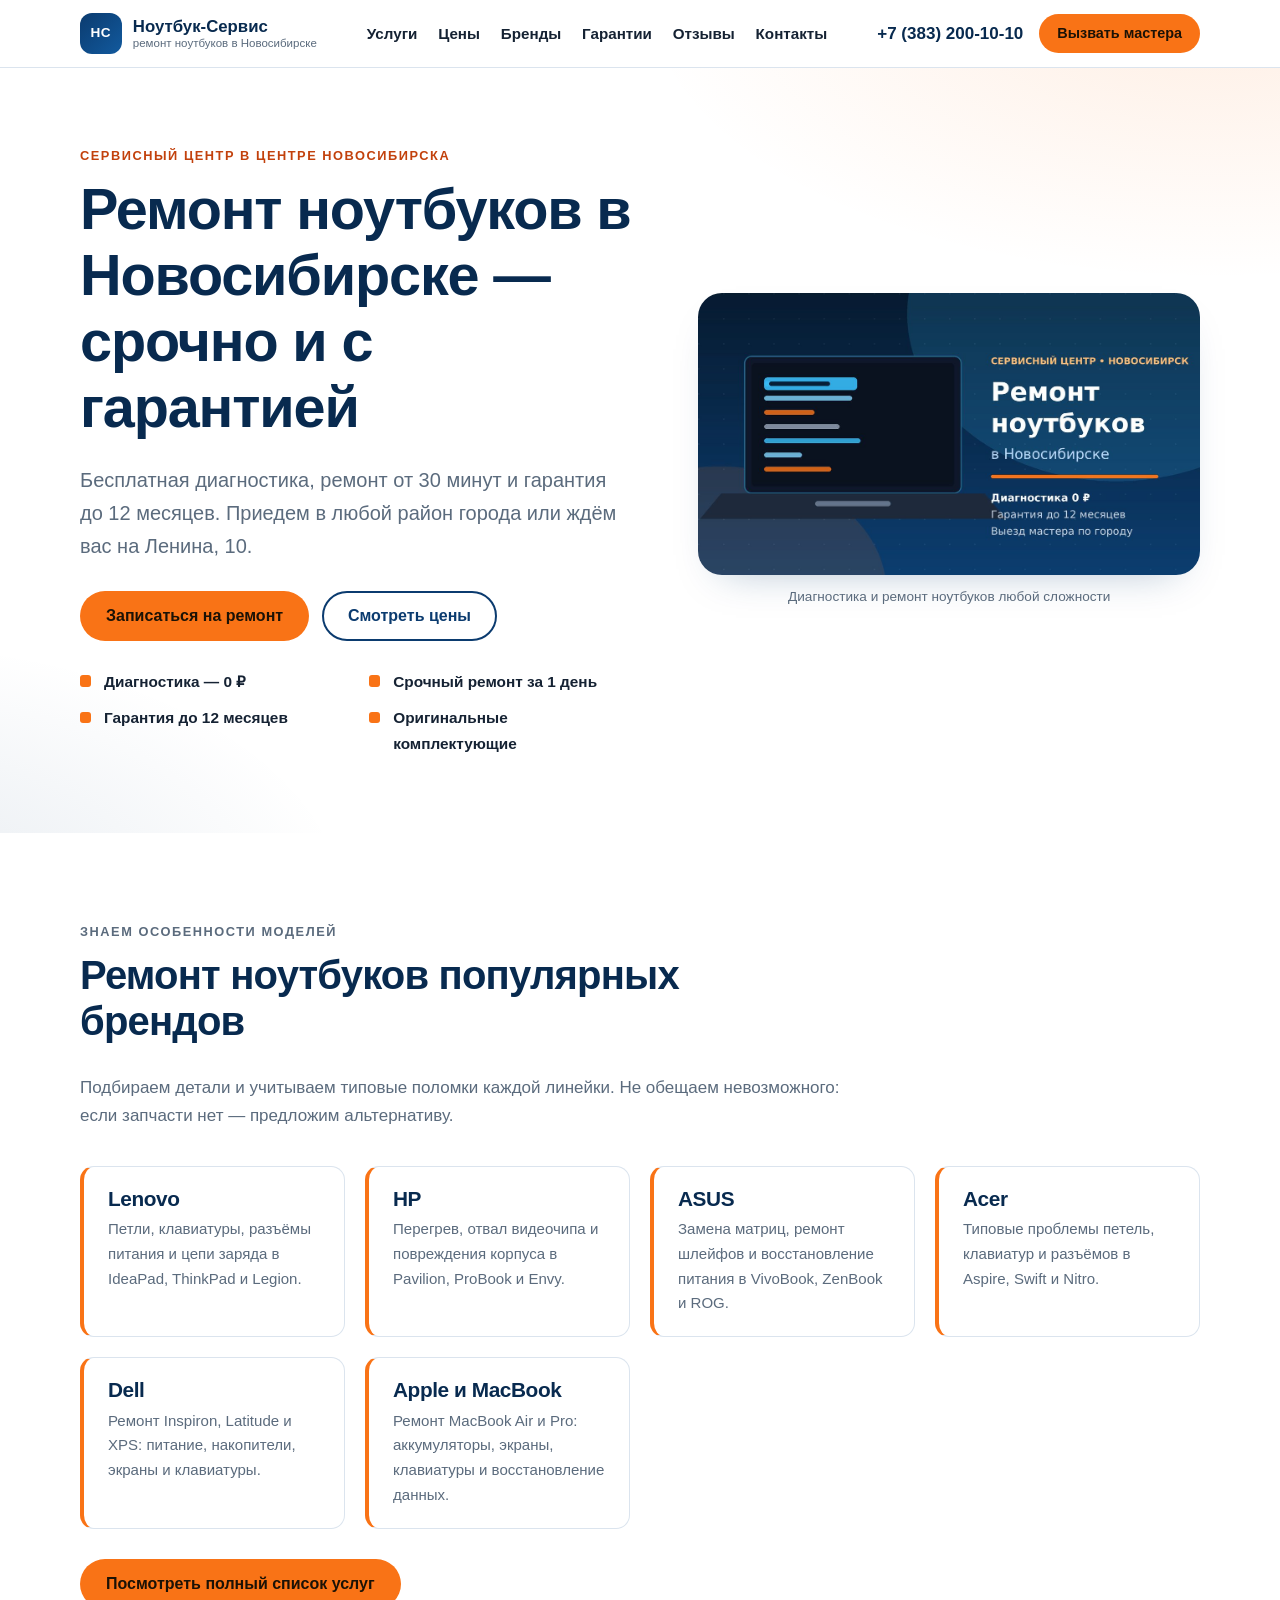
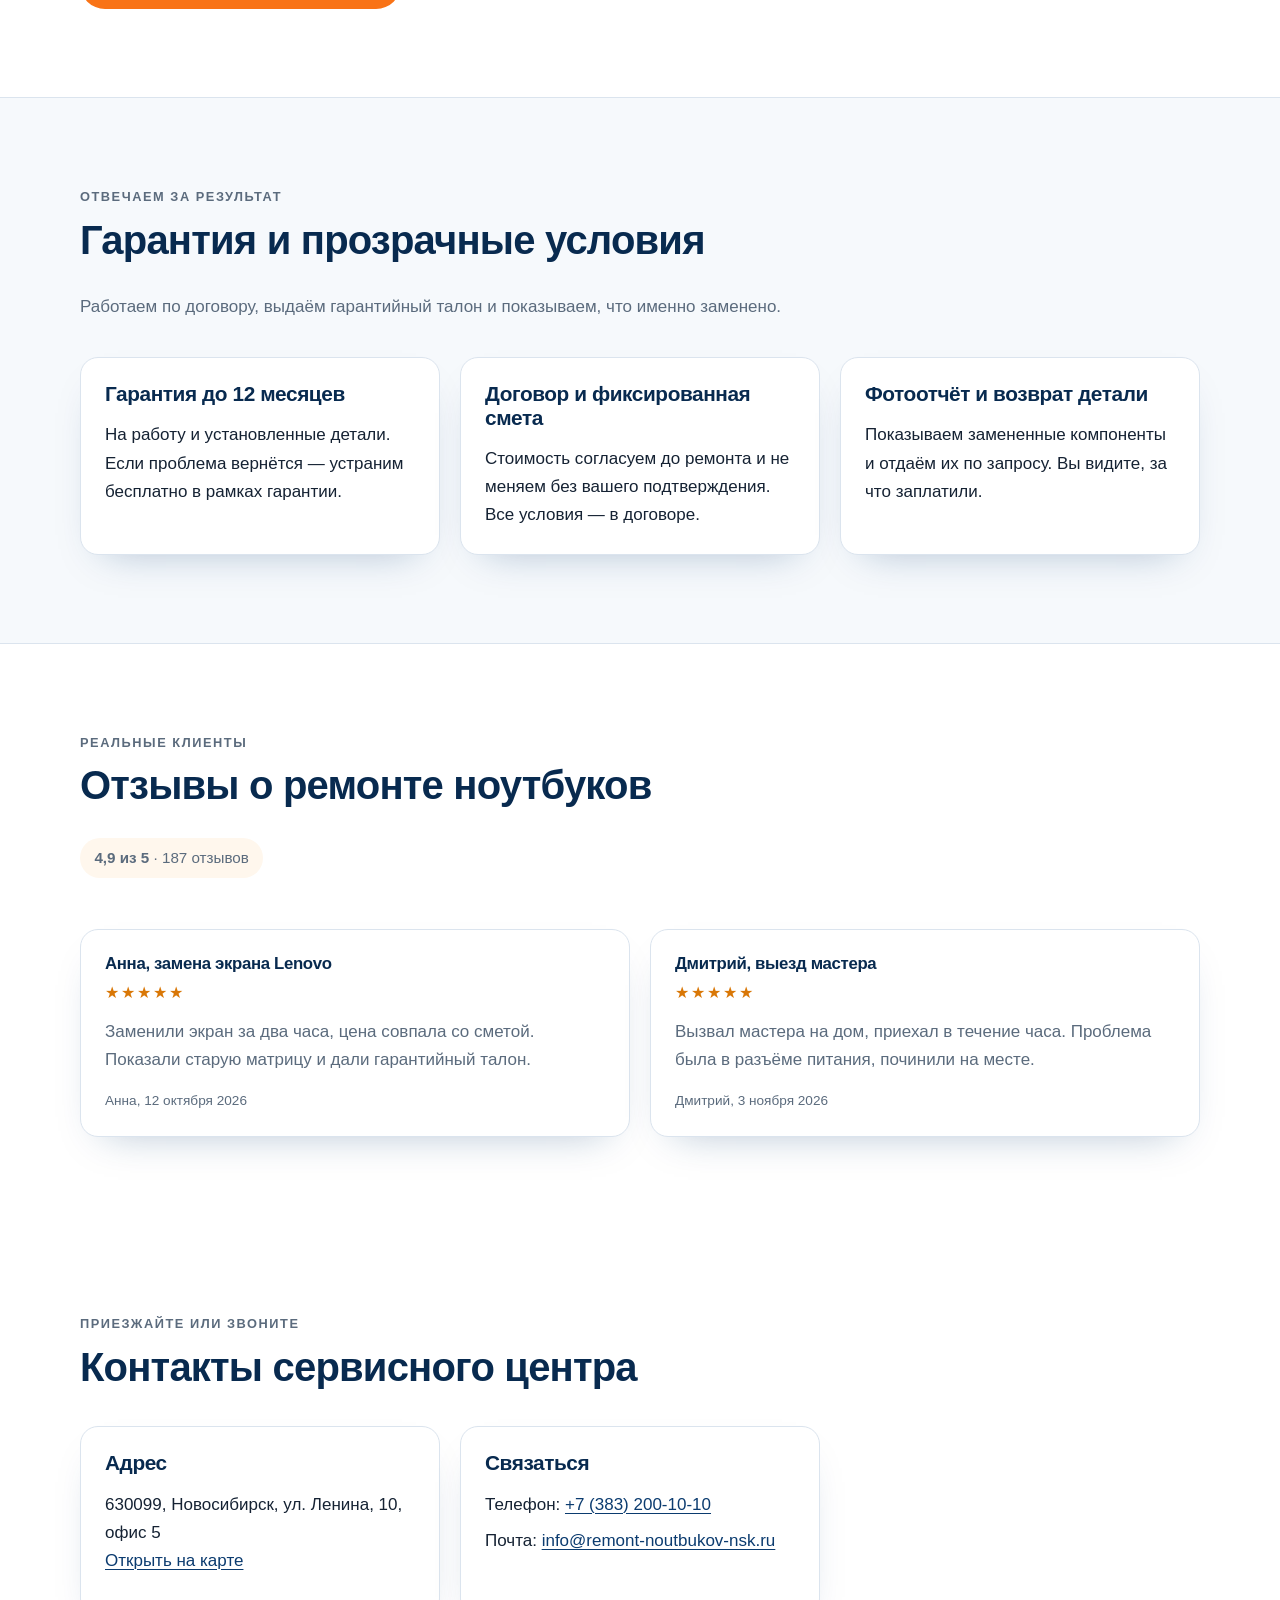
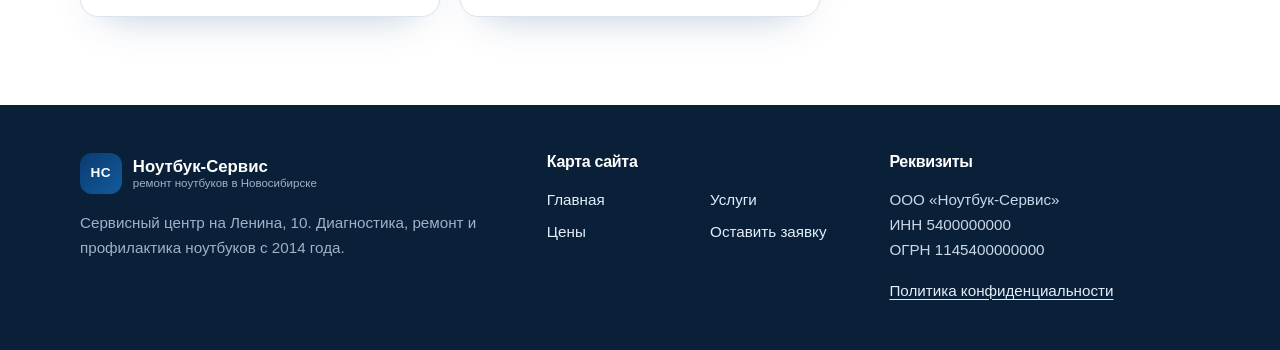
<file: index.html>
<!DOCTYPE html>
<html lang="ru">
<head>
  <meta charset="utf-8">
  <meta name="viewport" content="width=device-width, initial-scale=1">
  <title>Ремонт ноутбуков в Новосибирске — срочно и с гарантией</title>
  <meta name="description" content="Срочный ремонт ноутбуков в Новосибирске: бесплатная диагностика, выезд мастера, гарантия до 12 месяцев. Замена экрана, клавиатуры, аккумулятора. Запись онлайн.">
  <meta name="keywords" content="ремонт ноутбуков Новосибирск, замена экрана ноутбука, срочный ремонт ноутбука, ремонт ноутбука на дому, ремонт MacBook Новосибирск, чистка ноутбука, замена аккумулятора, гарантия на ремонт, бесплатная диагностика, ремонт материнской платы">
  <meta name="robots" content="index, follow, max-image-preview:large">
  <meta name="theme-color" content="#0b3b6f">
  <link rel="canonical" href="https://dun4ikuchizuke.github.io/laptop-repair-nsk/">
  <link rel="icon" href="images/favicon.svg" type="image/svg+xml">
  <link rel="preload" as="image" href="images/hero-remont-noutbukov-novosibirsk.jpg" fetchpriority="high">
  <link rel="stylesheet" href="styles/main.css">

  <meta property="og:type" content="website">
  <meta property="og:locale" content="ru_RU">
  <meta property="og:site_name" content="Ноутбук-Сервис">
  <meta property="og:title" content="Ремонт ноутбуков в Новосибирске — срочно и с гарантией">
  <meta property="og:description" content="Бесплатная диагностика, выезд мастера и гарантия до 12 месяцев. Замена экрана, клавиатуры, аккумулятора, ремонт платы и восстановление данных.">
  <meta property="og:url" content="https://dun4ikuchizuke.github.io/laptop-repair-nsk/">
  <meta property="og:image" content="https://dun4ikuchizuke.github.io/laptop-repair-nsk/images/hero-remont-noutbukov-novosibirsk.jpg">
  <meta property="og:image:width" content="1200">
  <meta property="og:image:height" content="675">
  <meta property="og:image:alt" content="Мастер сервисного центра ремонтирует ноутбук в Новосибирске">
  <meta name="twitter:card" content="summary_large_image">
  <meta name="twitter:title" content="Ремонт ноутбуков в Новосибирске — срочно и с гарантией">
  <meta name="twitter:description" content="Бесплатная диагностика, выезд мастера, гарантия до 12 месяцев.">
  <meta name="twitter:image" content="https://dun4ikuchizuke.github.io/laptop-repair-nsk/images/hero-remont-noutbukov-novosibirsk.jpg">
</head>
<body itemscope itemtype="https://schema.org/LocalBusiness">
  <a class="skip-link" href="#main">Перейти к содержимому</a>

  <header class="site-header">
    <div class="container header-inner">
      <a class="logo" href="index.html" aria-label="Ноутбук-Сервис — на главную">
        <span class="logo-mark" aria-hidden="true">НС</span>
        <span class="logo-text">
          <strong itemprop="name">Ноутбук-Сервис</strong>
          <small>ремонт ноутбуков в Новосибирске</small>
        </span>
      </a>

      <nav class="site-nav" aria-label="Главное меню">
        <ul class="nav-list">
          <li><a href="services.html">Услуги</a></li>
          <li><a href="prices.html">Цены</a></li>
          <li><a href="#brands">Бренды</a></li>
          <li><a href="#guarantee">Гарантии</a></li>
          <li><a href="#reviews">Отзывы</a></li>
          <li><a href="#contacts">Контакты</a></li>
        </ul>
      </nav>

      <div class="header-actions">
        <a class="header-phone" href="tel:+73832001010"><span itemprop="telephone">+7 (383) 200-10-10</span></a>
        <a class="button button-small" href="order.html">Вызвать мастера</a>
      </div>
    </div>
  </header>

  <main id="main">
    <section class="hero" id="top">
      <div class="container hero-grid">
        <div class="hero-copy">
          <p class="eyebrow">Сервисный центр в центре Новосибирска</p>
          <h1>Ремонт ноутбуков в Новосибирске — срочно и с гарантией</h1>
          <p class="lead">Бесплатная диагностика, ремонт от 30 минут и гарантия до 12 месяцев. Приедем в любой район города или ждём вас на Ленина, 10.</p>
          <div class="hero-actions">
            <a class="button" href="order.html">Записаться на ремонт</a>
            <a class="button button-secondary" href="prices.html">Смотреть цены</a>
          </div>
          <ul class="trust-list">
            <li>Диагностика — 0 ₽</li>
            <li>Срочный ремонт за 1 день</li>
            <li>Гарантия до 12 месяцев</li>
            <li>Оригинальные комплектующие</li>
          </ul>
        </div>
        <figure class="hero-media">
          <img src="images/hero-remont-noutbukov-novosibirsk.jpg"
               alt="Мастер сервисного центра ремонтирует ноутбук в Новосибирске"
               width="1200" height="675" fetchpriority="high" decoding="async">
          <figcaption>Диагностика и ремонт ноутбуков любой сложности</figcaption>
        </figure>
      </div>
    </section>

    <section class="section" id="brands">
      <div class="container">
        <div class="section-head">
          <p class="eyebrow">Знаем особенности моделей</p>
          <h2>Ремонт ноутбуков популярных брендов</h2>
          <p>Подбираем детали и учитываем типовые поломки каждой линейки. Не обещаем невозможного: если запчасти нет — предложим альтернативу.</p>
        </div>
        <div class="brand-grid">
          <article class="brand-card" id="brand-lenovo">
            <h3>Lenovo</h3>
            <p>Петли, клавиатуры, разъёмы питания и цепи заряда в IdeaPad, ThinkPad и Legion.</p>
          </article>
          <article class="brand-card" id="brand-hp">
            <h3>HP</h3>
            <p>Перегрев, отвал видеочипа и повреждения корпуса в Pavilion, ProBook и Envy.</p>
          </article>
          <article class="brand-card" id="brand-asus">
            <h3>ASUS</h3>
            <p>Замена матриц, ремонт шлейфов и восстановление питания в VivoBook, ZenBook и ROG.</p>
          </article>
          <article class="brand-card" id="brand-acer">
            <h3>Acer</h3>
            <p>Типовые проблемы петель, клавиатур и разъёмов в Aspire, Swift и Nitro.</p>
          </article>
          <article class="brand-card" id="brand-dell">
            <h3>Dell</h3>
            <p>Ремонт Inspiron, Latitude и XPS: питание, накопители, экраны и клавиатуры.</p>
          </article>
          <article class="brand-card" id="brand-apple">
            <h3>Apple и MacBook</h3>
            <p>Ремонт MacBook Air и Pro: аккумуляторы, экраны, клавиатуры и восстановление данных.</p>
          </article>
        </div>
        <div style="margin-top: 30px;">
            <a class="button" href="services.html">Посмотреть полный список услуг</a>
        </div>
      </div>
    </section>

    <section class="section section-alt" id="guarantee">
      <div class="container">
        <div class="section-head">
          <p class="eyebrow">Отвечаем за результат</p>
          <h2>Гарантия и прозрачные условия</h2>
          <p>Работаем по договору, выдаём гарантийный талон и показываем, что именно заменено.</p>
        </div>
        <div class="columns-3">
          <article class="panel">
            <h3>Гарантия до 12 месяцев</h3>
            <p>На работу и установленные детали. Если проблема вернётся — устраним бесплатно в рамках гарантии.</p>
          </article>
          <article class="panel">
            <h3>Договор и фиксированная смета</h3>
            <p>Стоимость согласуем до ремонта и не меняем без вашего подтверждения. Все условия — в договоре.</p>
          </article>
          <article class="panel">
            <h3>Фотоотчёт и возврат детали</h3>
            <p>Показываем замененные компоненты и отдаём их по запросу. Вы видите, за что заплатили.</p>
          </article>
        </div>
      </div>
    </section>

    <section class="section" id="reviews">
      <div class="container">
        <div class="section-head">
          <p class="eyebrow">Реальные клиенты</p>
          <h2>Отзывы о ремонте ноутбуков</h2>
          <p class="rating-summary" itemprop="aggregateRating" itemscope itemtype="https://schema.org/AggregateRating">
            <meta itemprop="bestRating" content="5">
            <meta itemprop="worstRating" content="1">
            <meta itemprop="ratingValue" content="4.9">
            <meta itemprop="reviewCount" content="187">
            <strong>4,9 из 5</strong> · 187 отзывов
          </p>
        </div>
        <div class="reviews-grid">
          <article class="review-card" itemprop="review" itemscope itemtype="https://schema.org/Review">
            <h3>Анна, замена экрана Lenovo</h3>
            <div class="review-rating" itemprop="reviewRating" itemscope itemtype="https://schema.org/Rating">
              <meta itemprop="bestRating" content="5">
              <meta itemprop="ratingValue" content="5">
              <span role="img" aria-label="Оценка 5 из 5">★★★★★</span>
            </div>
            <blockquote>
              <p itemprop="reviewBody">Заменили экран за два часа, цена совпала со сметой. Показали старую матрицу и дали гарантийный талон.</p>
            </blockquote>
            <footer class="review-meta">
              <span itemprop="author" itemscope itemtype="https://schema.org/Person"><span itemprop="name">Анна</span></span>,
              <time itemprop="datePublished" datetime="2026-10-12">12 октября 2026</time>
            </footer>
          </article>

          <article class="review-card" itemprop="review" itemscope itemtype="https://schema.org/Review">
            <h3>Дмитрий, выезд мастера</h3>
            <div class="review-rating" itemprop="reviewRating" itemscope itemtype="https://schema.org/Rating">
              <meta itemprop="bestRating" content="5">
              <meta itemprop="ratingValue" content="5">
              <span role="img" aria-label="Оценка 5 из 5">★★★★★</span>
            </div>
            <blockquote>
              <p itemprop="reviewBody">Вызвал мастера на дом, приехал в течение часа. Проблема была в разъёме питания, починили на месте.</p>
            </blockquote>
            <footer class="review-meta">
              <span itemprop="author" itemscope itemtype="https://schema.org/Person"><span itemprop="name">Дмитрий</span></span>,
              <time itemprop="datePublished" datetime="2026-11-03">3 ноября 2026</time>
            </footer>
          </article>
        </div>
      </div>
    </section>

    <section class="section" id="contacts">
      <div class="container">
        <div class="section-head">
          <p class="eyebrow">Приезжайте или звоните</p>
          <h2>Контакты сервисного центра</h2>
        </div>
        <div class="contacts-grid">
          <div class="panel">
            <h3>Адрес</h3>
            <address itemprop="address" itemscope itemtype="https://schema.org/PostalAddress">
              <span itemprop="postalCode">630099</span>,
              <span itemprop="addressLocality">Новосибирск</span>,
              <span itemprop="streetAddress">ул. Ленина, 10, офис 5</span>
            </address>
            <p><a href="https://2gis.ru/novosibirsk" target="_blank" rel="noopener">Открыть на карте</a></p>
            <div itemprop="geo" itemscope itemtype="https://schema.org/GeoCoordinates">
              <meta itemprop="latitude" content="55.0302">
              <meta itemprop="longitude" content="82.9204">
            </div>
          </div>
          <div class="panel">
            <h3>Связаться</h3>
            <ul class="contact-list">
              <li>Телефон: <a href="tel:+73832001010"><span itemprop="telephone">+7 (383) 200-10-10</span></a></li>
              <li>Почта: <a href="mailto:info@remont-noutbukov-nsk.ru"><span itemprop="email">info@remont-noutbukov-nsk.ru</span></a></li>
            </ul>
          </div>
        </div>
      </div>
    </section>
  </main>

  <footer class="site-footer">
    <div class="container footer-grid">
      <div>
        <a class="logo footer-logo" href="index.html">
          <span class="logo-mark" aria-hidden="true">НС</span>
          <span class="logo-text"><strong>Ноутбук-Сервис</strong><small>ремонт ноутбуков в Новосибирске</small></span>
        </a>
        <p class="muted">Сервисный центр на Ленина, 10. Диагностика, ремонт и профилактика ноутбуков с 2014 года.</p>
      </div>
      <nav aria-label="Карта сайта">
        <h2 class="footer-title">Карта сайта</h2>
        <ul class="footer-nav">
          <li><a href="index.html">Главная</a></li>
          <li><a href="services.html">Услуги</a></li>
          <li><a href="prices.html">Цены</a></li>
          <li><a href="order.html">Оставить заявку</a></li>
        </ul>
      </nav>
      <div>
        <h2 class="footer-title">Реквизиты</h2>
        <p>ООО «Ноутбук-Сервис»<br>ИНН 5400000000<br>ОГРН 1145400000000</p>
        <p><a href="privacy/index.html">Политика конфиденциальности</a></p>
      </div>
    </div>
  </footer>

  <script type="application/ld+json">
  {
    "@context": "https://schema.org",
    "@graph": [
      {
        "@type": ["LocalBusiness", "ProfessionalService"],
        "@id": "https://dun4ikuchizuke.github.io/laptop-repair-nsk/#business",
        "name": "Ноутбук-Сервис",
        "legalName": "ООО «Ноутбук-Сервис»",
        "description": "Сервисный центр по ремонту ноутбуков в Новосибирске: бесплатная диагностика, срочный ремонт, выезд мастера и гарантия до 12 месяцев.",
        "url": "https://dun4ikuchizuke.github.io/laptop-repair-nsk/",
        "telephone": "+7-383-200-10-10",
        "email": "info@remont-noutbukov-nsk.ru",
        "image": "https://dun4ikuchizuke.github.io/laptop-repair-nsk/images/hero-remont-noutbukov-novosibirsk.jpg",
        "priceRange": "500–15000 ₽",
        "address": {
          "@type": "PostalAddress",
          "postalCode": "630099",
          "addressLocality": "Новосибирск",
          "streetAddress": "ул. Ленина, 10, офис 5",
          "addressCountry": "RU"
        },
        "aggregateRating": {
          "@type": "AggregateRating",
          "ratingValue": "4.9",
          "reviewCount": "187",
          "bestRating": "5",
          "worstRating": "1"
        }
      },
      {
        "@type": "WebSite",
        "@id": "https://dun4ikuchizuke.github.io/laptop-repair-nsk/#website",
        "url": "https://dun4ikuchizuke.github.io/laptop-repair-nsk/",
        "name": "Ноутбук-Сервис — ремонт ноутбуков в Новосибирске"
      }
    ]
  }
  </script>
</body>
</html>
</file>
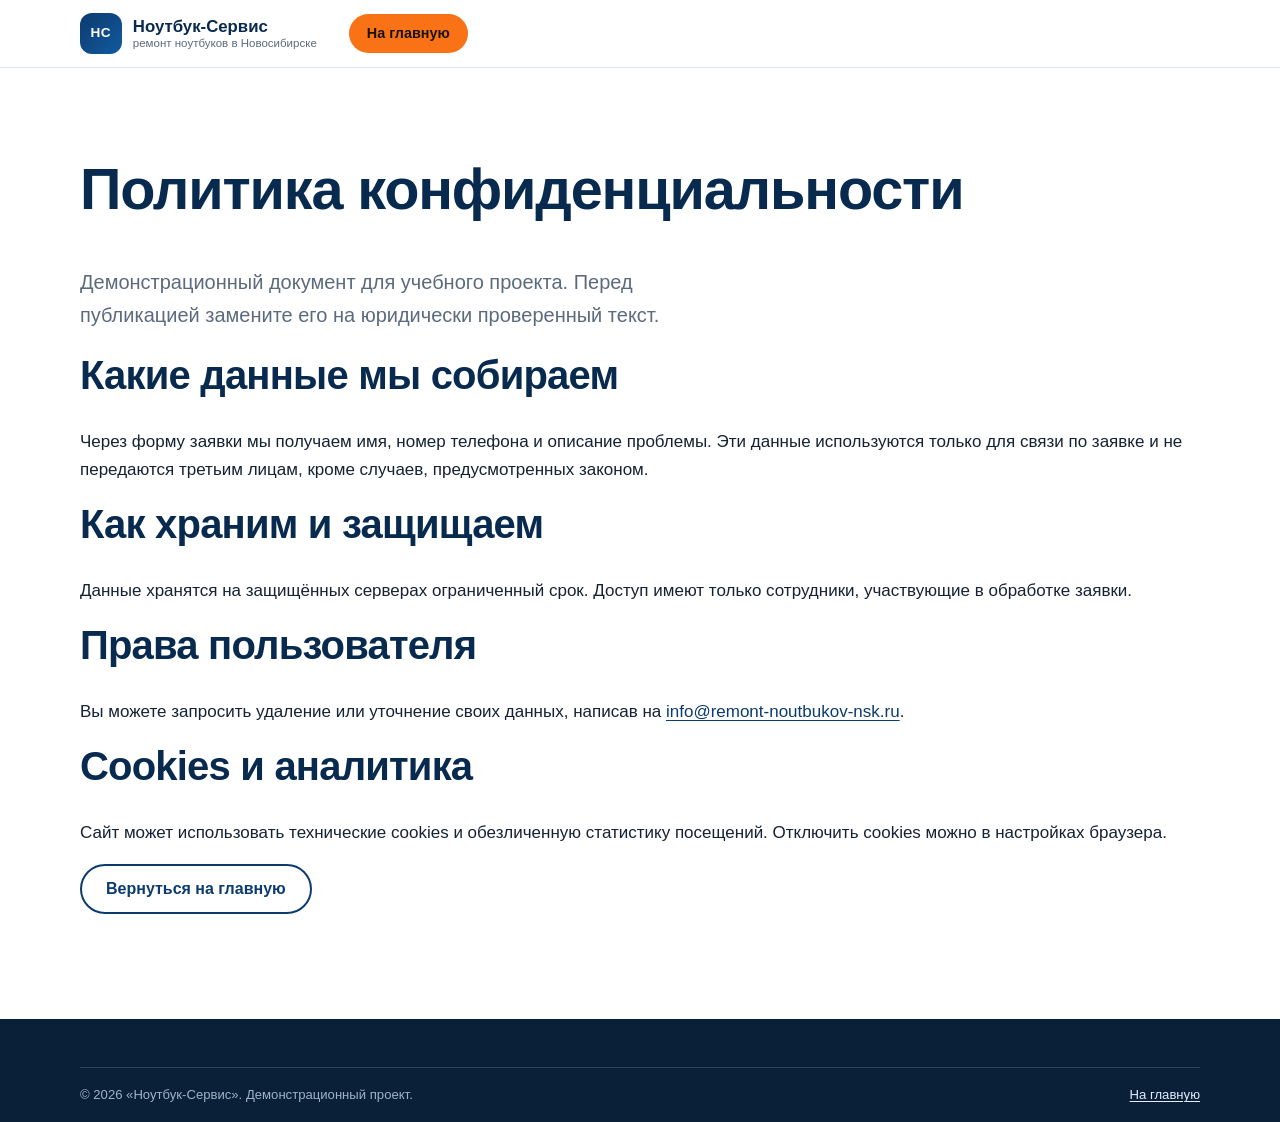
<file: privacy/index.html>
<!DOCTYPE html>
<html lang="ru">
<head>
  <meta charset="utf-8">
  <meta name="viewport" content="width=device-width, initial-scale=1">
  <title>Политика конфиденциальности — Ноутбук-Сервис</title>
  <meta name="description" content="Политика обработки персональных данных сервисного центра «Ноутбук-Сервис» в Новосибирске.">
  <meta name="robots" content="noindex, follow">
  <link rel="canonical" href="https://remont-noutbukov-nsk.ru/privacy/">
  <link rel="icon" href="../images/favicon.svg" type="image/svg+xml">
  <link rel="stylesheet" href="../styles/main.css">
</head>
<body>
  <a class="skip-link" href="#main">Перейти к содержимому</a>
  <header class="site-header">
    <div class="container header-inner">
      <a class="logo" href="../index.html">
        <span class="logo-mark" aria-hidden="true">НС</span>
        <span class="logo-text"><strong>Ноутбук-Сервис</strong><small>ремонт ноутбуков в Новосибирске</small></span>
      </a>
      <div class="header-actions">
        <a class="button button-small" href="../index.html">На главную</a>
      </div>
    </div>
  </header>
  <main id="main">
    <section class="section">
      <div class="container">
        <h1>Политика конфиденциальности</h1>
        <p class="lead">Демонстрационный документ для учебного проекта. Перед публикацией замените его на юридически проверенный текст.</p>
        <h2>Какие данные мы собираем</h2>
        <p>Через форму заявки мы получаем имя, номер телефона и описание проблемы. Эти данные используются только для связи по заявке и не передаются третьим лицам, кроме случаев, предусмотренных законом.</p>
        <h2>Как храним и защищаем</h2>
        <p>Данные хранятся на защищённых серверах ограниченный срок. Доступ имеют только сотрудники, участвующие в обработке заявки.</p>
        <h2>Права пользователя</h2>
        <p>Вы можете запросить удаление или уточнение своих данных, написав на <a href="mailto:info@remont-noutbukov-nsk.ru">info@remont-noutbukov-nsk.ru</a>.</p>
        <h2>Cookies и аналитика</h2>
        <p>Сайт может использовать технические cookies и обезличенную статистику посещений. Отключить cookies можно в настройках браузера.</p>
        <p><a class="button button-secondary" href="../index.html">Вернуться на главную</a></p>
      </div>
    </section>
  </main>
  <footer class="site-footer">
    <div class="container footer-bottom">
      <p>© 2026 «Ноутбук-Сервис». Демонстрационный проект.</p>
      <p><a href="../index.html">На главную</a></p>
    </div>
  </footer>
</body>
</html>
</file>
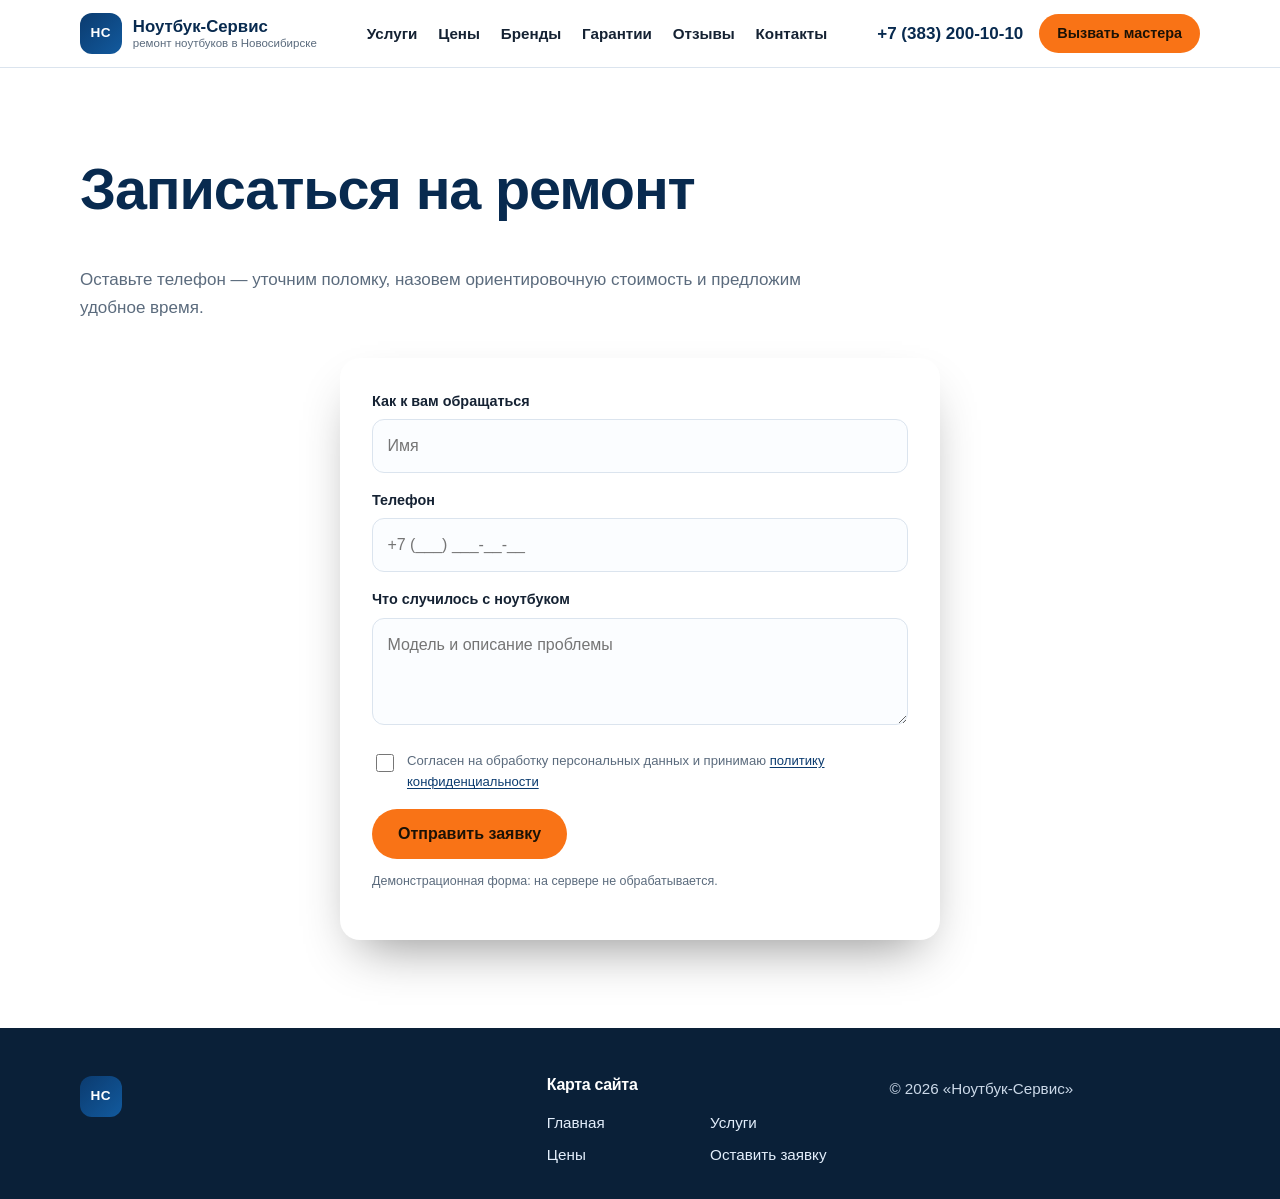
<file: order.html>
<!DOCTYPE html>
<html lang="ru">
<head>
  <meta charset="utf-8">
  <meta name="viewport" content="width=device-width, initial-scale=1">
  <title>Оставить заявку на ремонт ноутбука — Ноутбук-Сервис</title>
  <meta name="description" content="Записаться на ремонт ноутбука в Новосибирске. Бесплатная диагностика, выезд мастера.">
  <link rel="canonical" href="https://dun4ikuchizuke.github.io/laptop-repair-nsk/order.html">
  <link rel="stylesheet" href="styles/main.css">
</head>
<body>
  <header class="site-header">
    <div class="container header-inner">
      <a class="logo" href="index.html">
        <span class="logo-mark">НС</span>
        <span class="logo-text"><strong>Ноутбук-Сервис</strong><small>ремонт ноутбуков в Новосибирске</small></span>
      </a>
      <nav class="site-nav">
        <ul class="nav-list">
          <li><a href="services.html">Услуги</a></li>
          <li><a href="prices.html">Цены</a></li>
          <li><a href="index.html#brands">Бренды</a></li>
          <li><a href="index.html#guarantee">Гарантии</a></li>
          <li><a href="index.html#reviews">Отзывы</a></li>
          <li><a href="index.html#contacts">Контакты</a></li>
        </ul>
      </nav>
      <div class="header-actions">
        <a class="header-phone" href="tel:+73832001010">+7 (383) 200-10-10</a>
        <a class="button button-small" href="order.html">Вызвать мастера</a>
      </div>
    </div>
  </header>

  <main>
    <section class="section" id="cta">
      <div class="container">
        <div class="section-head">
          <h1>Записаться на ремонт</h1>
          <p>Оставьте телефон — уточним поломку, назовем ориентировочную стоимость и предложим удобное время.</p>
        </div>
        
        <form class="callback-form" action="#" method="post" style="max-width: 600px; margin: 0 auto;">
          <div class="form-field">
            <label for="name">Как к вам обращаться</label>
            <input id="name" name="name" type="text" placeholder="Имя" required>
          </div>
          <div class="form-field">
            <label for="phone">Телефон</label>
            <input id="phone" name="phone" type="tel" placeholder="+7 (___) ___-__-__" required>
          </div>
          <div class="form-field">
            <label for="comment">Что случилось с ноутбуком</label>
            <textarea id="comment" name="comment" rows="3" placeholder="Модель и описание проблемы"></textarea>
          </div>
          <div class="form-field checkbox">
            <input id="consent" name="consent" type="checkbox" required>
            <label for="consent">Согласен на обработку персональных данных и принимаю <a href="privacy/index.html">политику конфиденциальности</a></label>
          </div>
          <div class="form-field">
            <button class="button" type="submit">Отправить заявку</button>
            <p class="form-note">Демонстрационная форма: на сервере не обрабатывается.</p>
          </div>
        </form>
      </div>
    </section>
  </main>

  <footer class="site-footer">
    <div class="container footer-grid">
      <div><a class="logo footer-logo" href="index.html"><span class="logo-mark">НС</span></a></div>
      <nav>
        <h2 class="footer-title">Карта сайта</h2>
        <ul class="footer-nav">
          <li><a href="index.html">Главная</a></li>
          <li><a href="services.html">Услуги</a></li>
          <li><a href="prices.html">Цены</a></li>
          <li><a href="order.html">Оставить заявку</a></li>
        </ul>
      </nav>
      <div><p>© 2026 «Ноутбук-Сервис»</p></div>
    </div>
  </footer>
</body>
</html>
</file>
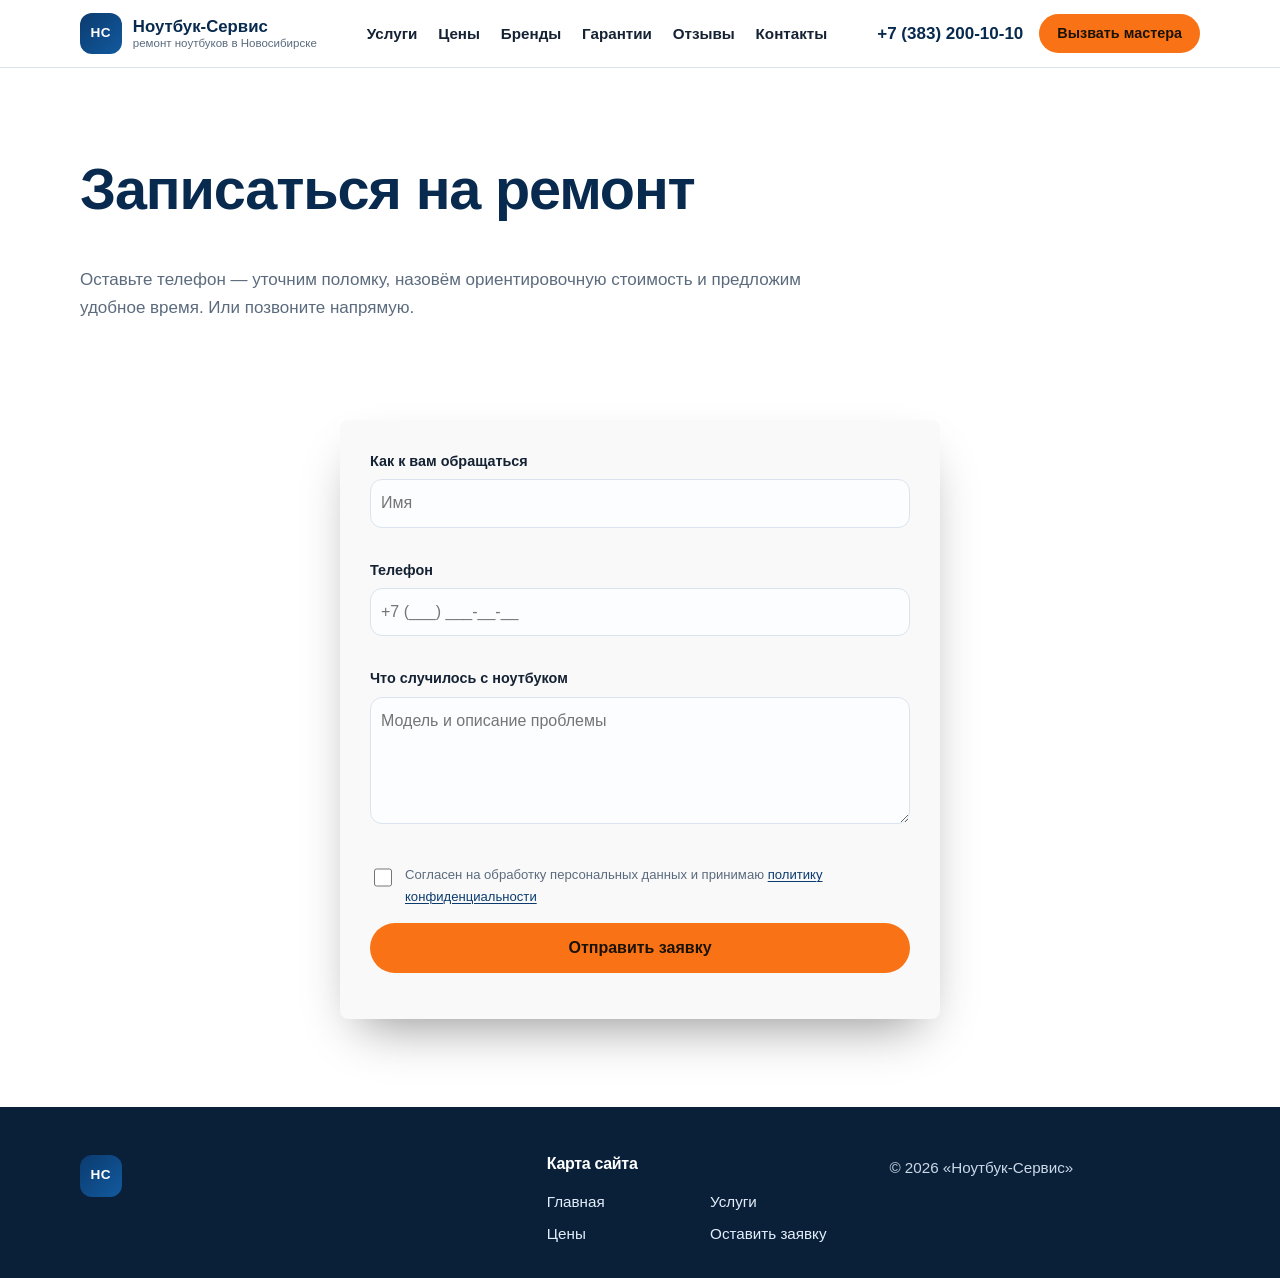
<file: prices.html>
<!DOCTYPE html>
<html lang="ru">
<head>
  <meta charset="utf-8">
  <meta name="viewport" content="width=device-width, initial-scale=1">
  <title>Оставить заявку на ремонт ноутбука | Ноутбук-Сервис</title>
  <meta name="description" content="Записаться на ремонт ноутбука в Новосибирске. Бесплатная диагностика, выезд мастера.">
  <meta name="robots" content="noindex, follow"> <!-- Страницу формы обычно не индексируют, чтобы не плодить дубли в поиске -->
  <link rel="canonical" href="https://dun4ikuchizuke.github.io/laptop-repair-nsk/order.html">
  <link rel="stylesheet" href="styles/main.css">
</head>
<body>
  <header class="site-header">
    <div class="container header-inner">
      <a class="logo" href="index.html">
        <span class="logo-mark">НС</span>
        <span class="logo-text"><strong>Ноутбук-Сервис</strong><small>ремонт ноутбуков в Новосибирске</small></span>
      </a>
      <nav class="site-nav">
        <ul class="nav-list">
          <li><a href="services.html">Услуги</a></li>
          <li><a href="prices.html">Цены</a></li>
          <li><a href="index.html#brands">Бренды</a></li>
          <li><a href="index.html#guarantee">Гарантии</a></li>
          <li><a href="index.html#reviews">Отзывы</a></li>
          <li><a href="index.html#contacts">Контакты</a></li>
        </ul>
      </nav>
      <div class="header-actions">
        <a class="header-phone" href="tel:+73832001010">+7 (383) 200-10-10</a>
        <a class="button button-small" href="order.html">Вызвать мастера</a>
      </div>
    </div>
  </header>

  <main>
    <section class="section" id="cta">
      <div class="container">
        <div class="section-head">
          <h1>Записаться на ремонт</h1>
          <p>Оставьте телефон — уточним поломку, назовём ориентировочную стоимость и предложим удобное время. Или позвоните напрямую.</p>
          <p class="cta-phone" style="font-size: 1.5em; font-weight: bold; margin-top: 20px;"><a href="tel:+73832001010">+7 (383) 200-10-10</a></p>
        </div>
        
        <form class="callback-form" action="#" method="post" style="max-width: 600px; margin: 0 auto; background: #f9f9f9; padding: 30px; border-radius: 8px;">
          <div class="form-field">
            <label for="name">Как к вам обращаться</label>
            <input id="name" name="name" type="text" autocomplete="name" placeholder="Имя" required style="width: 100%; padding: 10px; margin-bottom: 15px;">
          </div>
          <div class="form-field">
            <label for="phone">Телефон</label>
            <input id="phone" name="phone" type="tel" autocomplete="tel" placeholder="+7 (___) ___-__-__" required style="width: 100%; padding: 10px; margin-bottom: 15px;">
          </div>
          <div class="form-field">
            <label for="comment">Что случилось с ноутбуком</label>
            <textarea id="comment" name="comment" rows="4" placeholder="Модель и описание проблемы" style="width: 100%; padding: 10px; margin-bottom: 15px;"></textarea>
          </div>
          <div class="form-field checkbox" style="margin-bottom: 15px;">
            <input id="consent" name="consent" type="checkbox" required>
            <label for="consent">Согласен на обработку персональных данных и принимаю <a href="privacy/index.html">политику конфиденциальности</a></label>
          </div>
          <div class="form-field">
            <button class="button" type="submit" style="width: 100%;">Отправить заявку</button>
          </div>
        </form>
      </div>
    </section>
  </main>

  <footer class="site-footer">
    <div class="container footer-grid">
      <div><a class="logo footer-logo" href="index.html"><span class="logo-mark">НС</span></a></div>
      <nav>
        <h2 class="footer-title">Карта сайта</h2>
        <ul class="footer-nav">
          <li><a href="index.html">Главная</a></li>
          <li><a href="services.html">Услуги</a></li>
          <li><a href="prices.html">Цены</a></li>
          <li><a href="order.html">Оставить заявку</a></li>
        </ul>
      </nav>
      <div><p>© 2026 «Ноутбук-Сервис»</p></div>
    </div>
  </footer>
</body>
</html>
</file>
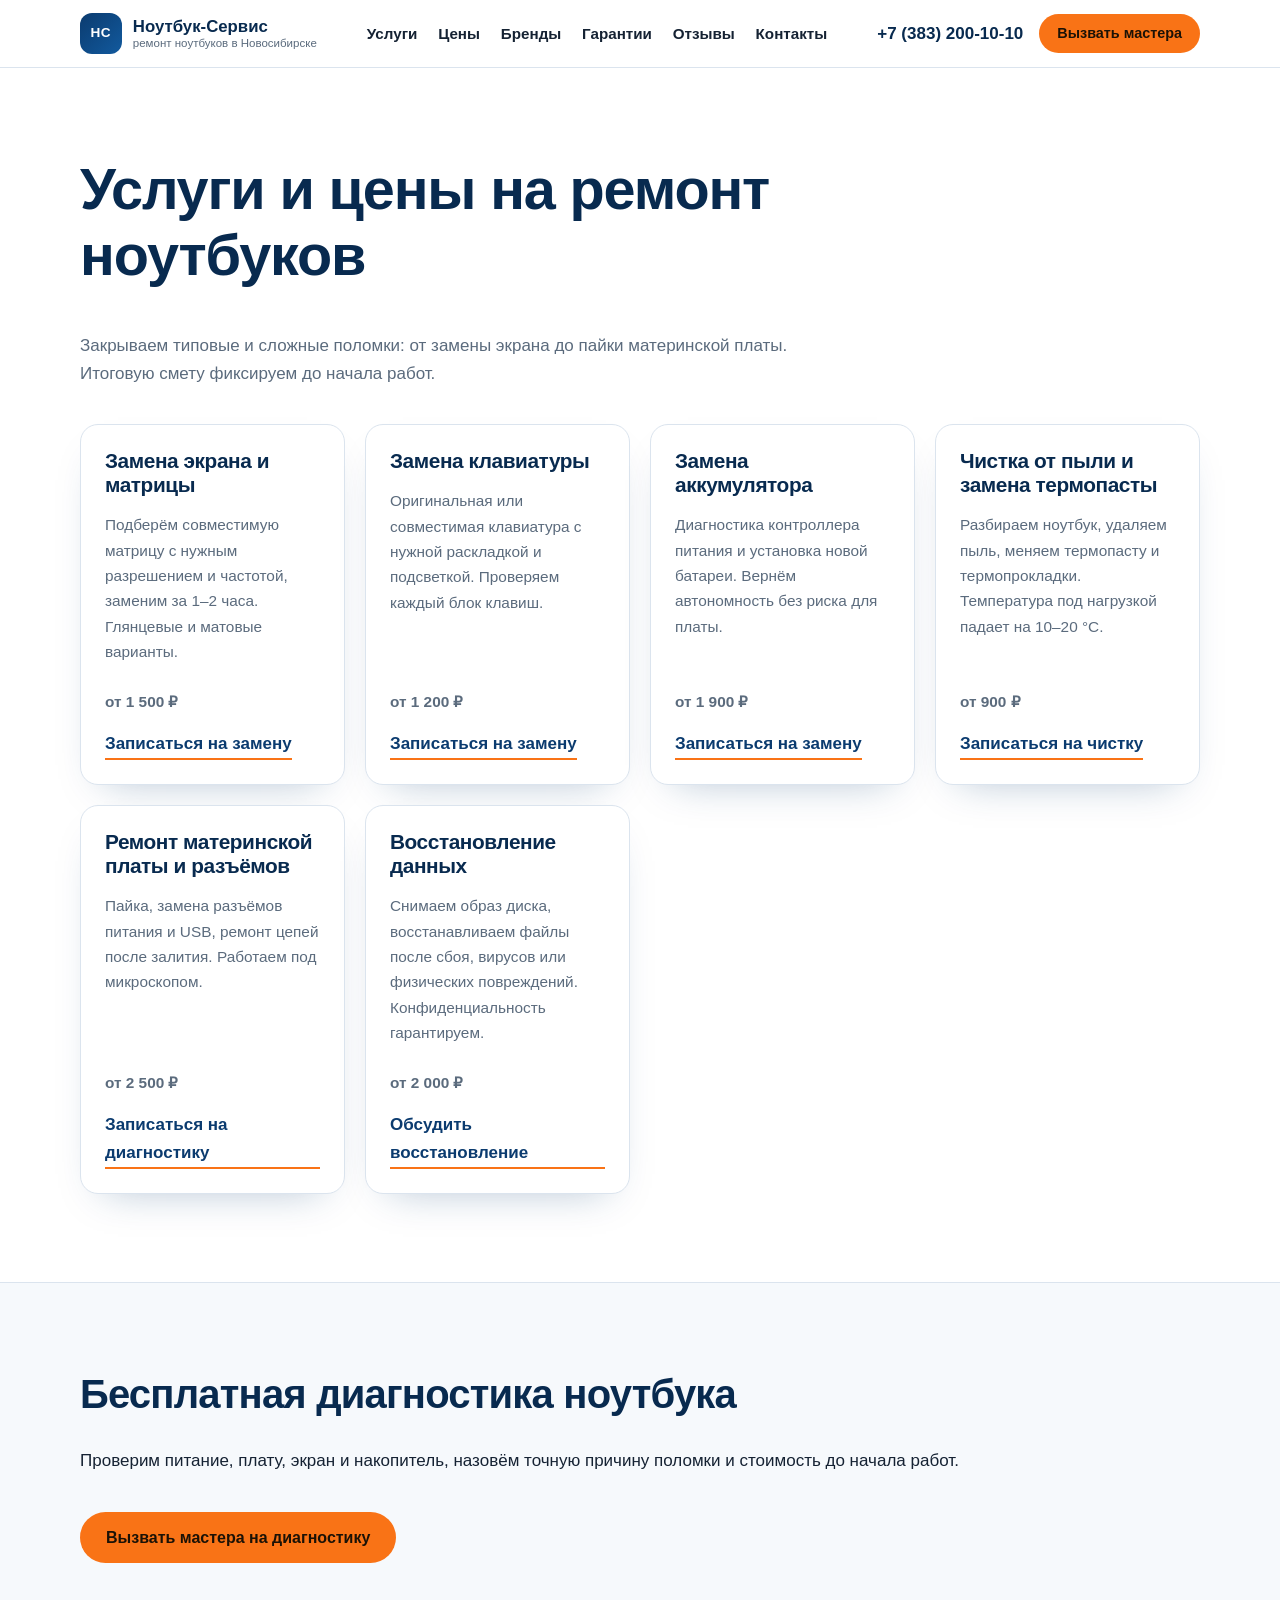
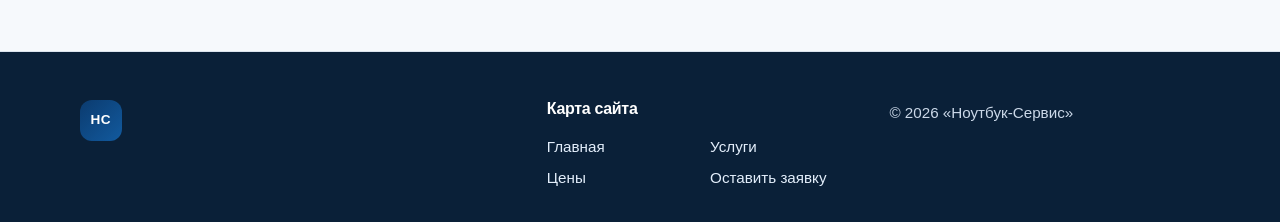
<file: services.html>
<!DOCTYPE html>
<html lang="ru">
<head>
  <meta charset="utf-8">
  <meta name="viewport" content="width=device-width, initial-scale=1">
  <title>Услуги по ремонту ноутбуков в Новосибирске | Ноутбук-Сервис</title>
  <meta name="description" content="Полный список услуг по ремонту ноутбуков: замена экрана, клавиатуры, аккумулятора, чистка от пыли, ремонт материнской платы. Гарантия до 12 месяцев.">
  <meta name="robots" content="index, follow">
  <link rel="canonical" href="https://dun4ikuchizuke.github.io/laptop-repair-nsk/services.html">
  <link rel="icon" href="images/favicon.svg" type="image/svg+xml">
  <link rel="stylesheet" href="styles/main.css">
</head>
<body>
  <header class="site-header">
    <div class="container header-inner">
      <a class="logo" href="index.html">
        <span class="logo-mark">НС</span>
        <span class="logo-text"><strong>Ноутбук-Сервис</strong><small>ремонт ноутбуков в Новосибирске</small></span>
      </a>
      <nav class="site-nav">
        <ul class="nav-list">
          <li><a href="services.html">Услуги</a></li>
          <li><a href="prices.html">Цены</a></li>
          <li><a href="index.html#brands">Бренды</a></li>
          <li><a href="index.html#guarantee">Гарантии</a></li>
          <li><a href="index.html#reviews">Отзывы</a></li>
          <li><a href="index.html#contacts">Контакты</a></li>
        </ul>
      </nav>
      <div class="header-actions">
        <a class="header-phone" href="tel:+73832001010">+7 (383) 200-10-10</a>
        <a class="button button-small" href="order.html">Вызвать мастера</a>
      </div>
    </div>
  </header>

  <main>
    <section class="section" id="services">
      <div class="container">
        <div class="section-head">
          <h1>Услуги и цены на ремонт ноутбуков</h1>
          <p>Закрываем типовые и сложные поломки: от замены экрана до пайки материнской платы. Итоговую смету фиксируем до начала работ.</p>
        </div>

        <div class="services-grid">
          <article class="service-card" id="service-screen">
            <h3>Замена экрана и матрицы</h3>
            <p>Подберём совместимую матрицу с нужным разрешением и частотой, заменим за 1–2 часа. Глянцевые и матовые варианты.</p>
            <p class="service-price">от 1 500 ₽</p>
            <a class="service-link" href="order.html">Записаться на замену</a>
          </article>

          <article class="service-card" id="service-keyboard">
            <h3>Замена клавиатуры</h3>
            <p>Оригинальная или совместимая клавиатура с нужной раскладкой и подсветкой. Проверяем каждый блок клавиш.</p>
            <p class="service-price">от 1 200 ₽</p>
            <a class="service-link" href="order.html">Записаться на замену</a>
          </article>

          <article class="service-card" id="service-battery">
            <h3>Замена аккумулятора</h3>
            <p>Диагностика контроллера питания и установка новой батареи. Вернём автономность без риска для платы.</p>
            <p class="service-price">от 1 900 ₽</p>
            <a class="service-link" href="order.html">Записаться на замену</a>
          </article>

          <article class="service-card" id="service-cleaning">
            <h3>Чистка от пыли и замена термопасты</h3>
            <p>Разбираем ноутбук, удаляем пыль, меняем термопасту и термопрокладки. Температура под нагрузкой падает на 10–20 °C.</p>
            <p class="service-price">от 900 ₽</p>
            <a class="service-link" href="order.html">Записаться на чистку</a>
          </article>

          <article class="service-card" id="service-board">
            <h3>Ремонт материнской платы и разъёмов</h3>
            <p>Пайка, замена разъёмов питания и USB, ремонт цепей после залития. Работаем под микроскопом.</p>
            <p class="service-price">от 2 500 ₽</p>
            <a class="service-link" href="order.html">Записаться на диагностику</a>
          </article>

          <article class="service-card" id="service-data">
            <h3>Восстановление данных</h3>
            <p>Снимаем образ диска, восстанавливаем файлы после сбоя, вирусов или физических повреждений. Конфиденциальность гарантируем.</p>
            <p class="service-price">от 2 000 ₽</p>
            <a class="service-link" href="order.html">Обсудить восстановление</a>
          </article>
        </div>
      </div>
    </section>
    
    <section class="section section-alt" id="diagnostics">
      <div class="container">
        <h2>Бесплатная диагностика ноутбука</h2>
        <p>Проверим питание, плату, экран и накопитель, назовём точную причину поломки и стоимость до начала работ.</p>
        <a class="button" href="order.html" style="margin-top: 20px;">Вызвать мастера на диагностику</a>
      </div>
    </section>
  </main>

  <footer class="site-footer">
    <div class="container footer-grid">
      <div><a class="logo footer-logo" href="index.html"><span class="logo-mark">НС</span></a></div>
      <nav>
        <h2 class="footer-title">Карта сайта</h2>
        <ul class="footer-nav">
          <li><a href="index.html">Главная</a></li>
          <li><a href="services.html">Услуги</a></li>
          <li><a href="prices.html">Цены</a></li>
          <li><a href="order.html">Оставить заявку</a></li>
        </ul>
      </nav>
      <div><p>© 2026 «Ноутбук-Сервис»</p></div>
    </div>
  </footer>
  
  <script type="application/ld+json">
  {
    "@context": "https://schema.org",
    "@type": "OfferCatalog",
    "name": "Услуги по ремонту ноутбуков",
    "itemListElement": [
      {
        "@type": "Service",
        "name": "Замена экрана и матрицы",
        "offers": { "@type": "Offer", "priceCurrency": "RUB", "price": "1500" }
      },
      {
        "@type": "Service",
        "name": "Замена клавиатуры",
        "offers": { "@type": "Offer", "priceCurrency": "RUB", "price": "1200" }
      },
      {
        "@type": "Service",
        "name": "Замена аккумулятора",
        "offers": { "@type": "Offer", "priceCurrency": "RUB", "price": "1900" }
      }
    ]
  }
  </script>
</body>
</html>
</file>
<file: styles/main.css>
:root {
  --brand: #0b3b6f;
  --brand-dark: #082a4f;
  --accent: #f97316;
  --accent-dark: #c2410c;
  --ink: #152233;
  --muted: #5b6b7d;
  --bg: #f6f9fc;
  --surface: #ffffff;
  --line: #dbe4ee;
  --radius: 18px;
  --shadow: 0 18px 40px -24px rgba(11, 59, 111, 0.35);
  --container: 1120px;
  --font: "Segoe UI", "Inter", "Helvetica Neue", Arial, sans-serif;
}

*,
*::before,
*::after {
  box-sizing: border-box;
}

html {
  scroll-behavior: smooth;
  -webkit-text-size-adjust: 100%;
}

body {
  margin: 0;
  font-family: var(--font);
  font-size: 1.0625rem;
  line-height: 1.65;
  color: var(--ink);
  background: var(--surface);
}

img {
  display: block;
  max-width: 100%;
  height: auto;
}

a {
  color: var(--brand);
  text-decoration-thickness: 0.08em;
  text-underline-offset: 0.18em;
}

a:hover {
  color: var(--accent-dark);
}

h1,
h2,
h3 {
  margin: 0 0 0.75em;
  line-height: 1.15;
  letter-spacing: -0.02em;
  color: var(--brand-dark);
}

h1 {
  font-size: clamp(2.1rem, 5vw, 3.6rem);
}

h2 {
  font-size: clamp(1.65rem, 3.2vw, 2.5rem);
}

h3 {
  font-size: clamp(1.1rem, 1.7vw, 1.3rem);
}

p {
  margin: 0 0 1em;
}

ul,
ol {
  margin: 0 0 1.25em;
}

:focus-visible {
  outline: 3px solid var(--accent);
  outline-offset: 3px;
}

.container {
  width: min(100% - 2.5rem, var(--container));
  margin-inline: auto;
}

.skip-link {
  position: fixed;
  top: 0.75rem;
  left: 0.75rem;
  z-index: 100;
  padding: 0.7rem 1.1rem;
  border-radius: 10px;
  background: var(--brand);
  color: #fff;
  font-weight: 700;
  transform: translateY(-200%);
  transition: transform 0.2s ease;
}

.skip-link:focus {
  transform: translateY(0);
  color: #fff;
}

.muted {
  color: var(--muted);
}

.eyebrow {
  margin-bottom: 0.6rem;
  font-size: 0.8rem;
  font-weight: 800;
  letter-spacing: 0.12em;
  text-transform: uppercase;
  color: var(--accent-dark);
}

.button {
  display: inline-flex;
  align-items: center;
  justify-content: center;
  gap: 0.5em;
  padding: 0.85rem 1.5rem;
  border: 2px solid transparent;
  border-radius: 999px;
  background: var(--accent);
  color: #1b1206;
  font-weight: 800;
  font-size: 1rem;
  line-height: 1.2;
  text-decoration: none;
  cursor: pointer;
  transition: background 0.2s ease, color 0.2s ease, transform 0.2s ease;
}

.button:hover {
  background: var(--accent-dark);
  color: #fff;
  transform: translateY(-2px);
}

.button-secondary {
  background: transparent;
  border-color: var(--brand);
  color: var(--brand);
}

.button-secondary:hover {
  background: var(--brand);
  border-color: var(--brand);
  color: #fff;
}

.button-small {
  padding: 0.55rem 1rem;
  font-size: 0.9rem;
}

.site-header {
  position: sticky;
  top: 0;
  z-index: 30;
  border-bottom: 1px solid var(--line);
  background: rgba(255, 255, 255, 0.96);
  backdrop-filter: blur(10px);
}

.header-inner {
  display: flex;
  flex-wrap: wrap;
  align-items: center;
  gap: 0.85rem 2rem;
  padding-block: 0.8rem;
}

.logo {
  display: inline-flex;
  align-items: center;
  gap: 0.7rem;
  color: var(--brand-dark);
  text-decoration: none;
}

.logo:hover {
  color: var(--brand-dark);
}

.logo-mark {
  display: grid;
  place-items: center;
  width: 2.6rem;
  height: 2.6rem;
  border-radius: 12px;
  background: linear-gradient(135deg, var(--brand), #125a9e);
  color: #fff;
  font-size: 0.85rem;
  font-weight: 800;
  letter-spacing: 0.04em;
  flex: none;
}

.logo-text {
  display: flex;
  flex-direction: column;
  line-height: 1.2;
}

.logo-text strong {
  font-size: 1.05rem;
}

.logo-text small {
  font-size: 0.72rem;
  color: var(--muted);
}

.site-nav {
  margin-inline: auto;
}

.nav-list {
  display: flex;
  flex-wrap: wrap;
  gap: 0.4rem 1.3rem;
  margin: 0;
  padding: 0;
  list-style: none;
  font-size: 0.95rem;
}

.nav-list a {
  color: var(--ink);
  text-decoration: none;
  font-weight: 600;
}

.nav-list a:hover {
  color: var(--accent-dark);
  text-decoration: underline;
}

.header-actions {
  display: flex;
  align-items: center;
  gap: 1rem;
}

.header-phone {
  font-weight: 800;
  color: var(--brand-dark);
  text-decoration: none;
  white-space: nowrap;
}

.hero {
  padding-block: clamp(2.5rem, 6vw, 5rem);
  background:
    radial-gradient(60rem 30rem at 95% -10%, rgba(249, 115, 22, 0.12), transparent 60%),
    radial-gradient(50rem 28rem at -10% 110%, rgba(11, 59, 111, 0.1), transparent 60%),
    var(--surface);
}

.hero-grid {
  display: grid;
  grid-template-columns: 1.05fr 0.95fr;
  align-items: center;
  gap: clamp(2rem, 5vw, 4rem);
}

.hero-copy h1 {
  margin-bottom: 0.4em;
}

.lead {
  max-width: 38rem;
  font-size: clamp(1.05rem, 1.6vw, 1.25rem);
  color: var(--muted);
}

.hero-actions {
  display: flex;
  flex-wrap: wrap;
  gap: 0.8rem;
  margin-block: 1.75rem;
}

.trust-list {
  display: grid;
  grid-template-columns: repeat(2, minmax(0, 1fr));
  gap: 0.7rem 1.5rem;
  margin: 0;
  padding: 0;
  list-style: none;
  font-size: 0.96rem;
  font-weight: 600;
}

.trust-list li {
  position: relative;
  padding-left: 1.5rem;
}

.trust-list li::before {
  content: "";
  position: absolute;
  top: 0.42em;
  left: 0;
  width: 0.7rem;
  height: 0.7rem;
  border-radius: 3px;
  background: var(--accent);
}

.hero-media {
  margin: 0;
}

.hero-media img {
  width: 100%;
  aspect-ratio: 16 / 9;
  object-fit: cover;
  border-radius: 24px;
  box-shadow: var(--shadow);
}

.hero-media figcaption {
  margin-top: 0.7rem;
  font-size: 0.85rem;
  color: var(--muted);
  text-align: center;
}

.section {
  padding-block: clamp(3rem, 7vw, 5.5rem);
  scroll-margin-top: 6rem;
}

.section-alt {
  background: var(--bg);
  border-block: 1px solid var(--line);
}

.section-head {
  max-width: 48rem;
  margin-bottom: 2.25rem;
}

.section-head p {
  color: var(--muted);
}

.split {
  display: grid;
  grid-template-columns: repeat(2, minmax(0, 1fr));
  align-items: center;
  gap: clamp(2rem, 5vw, 4rem);
}

.columns-2 {
  display: grid;
  grid-template-columns: repeat(2, minmax(0, 1fr));
  gap: 1.25rem;
}

.columns-3 {
  display: grid;
  grid-template-columns: repeat(3, minmax(0, 1fr));
  gap: 1.25rem;
}

.panel {
  padding: 1.5rem;
  border: 1px solid var(--line);
  border-radius: var(--radius);
  background: var(--surface);
  box-shadow: var(--shadow);
}

.panel h3 {
  margin-top: 0;
}

.panel p:last-child,
.panel ul:last-child,
.panel ol:last-child {
  margin-bottom: 0;
}

.services-grid {
  display: grid;
  grid-template-columns: repeat(auto-fit, minmax(15.5rem, 1fr));
  gap: 1.25rem;
}

.service-card {
  display: flex;
  flex-direction: column;
  padding: 1.5rem;
  border: 1px solid var(--line);
  border-radius: var(--radius);
  background: var(--surface);
  box-shadow: var(--shadow);
  transition: transform 0.2s ease, border-color 0.2s ease;
}

.service-card:hover {
  transform: translateY(-4px);
  border-color: var(--accent);
}

.service-card h3 {
  margin-top: 0;
}

.service-card p {
  color: var(--muted);
  font-size: 0.96rem;
}

.service-price {
  margin-top: auto;
  padding-top: 0.6rem;
  font-size: 1.2rem;
  font-weight: 800;
  color: var(--brand);
}

.service-link {
  font-weight: 700;
  text-decoration: none;
  border-bottom: 2px solid var(--accent);
  align-self: flex-start;
}

.service-link:hover {
  border-color: var(--accent-dark);
}

.media-card {
  margin: 0;
}

.media-card img {
  width: 100%;
  aspect-ratio: 4 / 3;
  object-fit: cover;
  border-radius: 24px;
  box-shadow: var(--shadow);
}

.media-card figcaption {
  margin-top: 0.7rem;
  font-size: 0.85rem;
  color: var(--muted);
}

.steps {
  padding-left: 1.25rem;
}

.steps li {
  margin-bottom: 0.6rem;
}

.check-list {
  padding: 0;
  list-style: none;
}

.check-list li {
  position: relative;
  padding-left: 1.6rem;
  margin-bottom: 0.5rem;
}

.check-list li::before {
  content: "";
  position: absolute;
  top: 0.28em;
  left: 0.15rem;
  width: 0.45rem;
  height: 0.8rem;
  border-right: 2px solid var(--accent);
  border-bottom: 2px solid var(--accent);
  transform: rotate(45deg);
}

.district-list {
  display: grid;
  grid-template-columns: repeat(2, minmax(0, 1fr));
  gap: 0.35rem 1.5rem;
  padding: 0;
  list-style: none;
}

.district-list li {
  position: relative;
  padding-left: 1.15rem;
}

.district-list li::before {
  content: "";
  position: absolute;
  top: 0.65em;
  left: 0;
  width: 0.4rem;
  height: 0.4rem;
  border-radius: 50%;
  background: var(--accent);
}

.brand-grid {
  display: grid;
  grid-template-columns: repeat(auto-fit, minmax(14rem, 1fr));
  gap: 1.25rem;
}

.brand-card {
  padding: 1.25rem 1.25rem 1.25rem 1.5rem;
  border: 1px solid var(--line);
  border-left: 4px solid var(--accent);
  border-radius: 14px;
  background: var(--surface);
}

.brand-card h3 {
  margin: 0 0 0.4rem;
}

.brand-card p {
  margin: 0;
  color: var(--muted);
  font-size: 0.94rem;
}

.table-wrap {
  overflow-x: auto;
  border: 1px solid var(--line);
  border-radius: var(--radius);
  box-shadow: var(--shadow);
}

.price-table {
  width: 100%;
  min-width: 38rem;
  border-collapse: collapse;
  background: var(--surface);
  font-size: 0.98rem;
}

.price-table caption {
  padding: 1rem 1.25rem;
  font-weight: 800;
  text-align: left;
  color: var(--brand-dark);
}

.price-table th,
.price-table td {
  padding: 0.9rem 1.1rem;
  border-bottom: 1px solid var(--line);
  text-align: left;
}

.price-table thead th {
  background: var(--brand);
  color: #fff;
  font-size: 0.88rem;
  letter-spacing: 0.03em;
  text-transform: uppercase;
}

.price-table tbody th {
  font-weight: 600;
}

.price-table tbody td:nth-child(2) {
  font-weight: 800;
  color: var(--brand);
  white-space: nowrap;
}

.price-table tbody tr:hover {
  background: #f1f6fb;
}

.price-table tbody tr:last-child th,
.price-table tbody tr:last-child td {
  border-bottom: 0;
}

.rating-summary {
  display: inline-block;
  padding: 0.45rem 0.9rem;
  border-radius: 999px;
  background: #fff7ed;
  color: #9a3412;
  font-size: 0.95rem;
}

.reviews-grid {
  display: grid;
  grid-template-columns: repeat(auto-fit, minmax(16rem, 1fr));
  gap: 1.25rem;
}

.review-card {
  display: flex;
  flex-direction: column;
  padding: 1.5rem;
  border: 1px solid var(--line);
  border-radius: var(--radius);
  background: var(--surface);
  box-shadow: var(--shadow);
}

.review-card h3 {
  margin: 0 0 0.4rem;
  font-size: 1.05rem;
}

.review-rating {
  color: #d97706;
  font-size: 1rem;
  letter-spacing: 0.12em;
}

.review-card blockquote {
  margin: 0.75rem 0 1rem;
  color: var(--muted);
}

.review-card blockquote p {
  margin: 0;
}

.review-meta {
  margin-top: auto;
  font-size: 0.85rem;
  color: var(--muted);
}

.faq-list {
  max-width: 52rem;
}

.faq-list details {
  border-bottom: 1px solid var(--line);
}

.faq-list details:first-child {
  border-top: 1px solid var(--line);
}

.faq-list summary {
  position: relative;
  padding: 1.1rem 2.5rem 1.1rem 0;
  font-weight: 700;
  cursor: pointer;
  list-style: none;
}

.faq-list summary::-webkit-details-marker {
  display: none;
}

.faq-list summary::after {
  content: "+";
  position: absolute;
  top: 50%;
  right: 0.4rem;
  transform: translateY(-50%);
  font-size: 1.6rem;
  font-weight: 400;
  line-height: 1;
  color: var(--accent-dark);
}

.faq-list details[open] summary::after {
  content: "−";
}

.faq-list details > div {
  padding-bottom: 1.1rem;
  color: var(--muted);
}

.faq-list details > div p:last-child {
  margin-bottom: 0;
}

.section-cta {
  background:
    radial-gradient(50rem 24rem at 100% 0%, rgba(249, 115, 22, 0.22), transparent 60%),
    linear-gradient(140deg, var(--brand-dark), var(--brand));
  color: #eaf2fb;
}

.section-cta h2 {
  color: #fff;
}

.section-cta p {
  color: rgba(234, 242, 251, 0.86);
}

.section-cta .eyebrow {
  color: #fdba74;
}

.section-cta .muted {
  color: rgba(234, 242, 251, 0.7);
}

.cta-grid {
  display: grid;
  grid-template-columns: repeat(2, minmax(0, 1fr));
  align-items: start;
  gap: clamp(2rem, 5vw, 4rem);
}

.cta-phone {
  margin-block: 1rem;
  font-size: 1.6rem;
  font-weight: 800;
}

.cta-phone a {
  color: #fff;
  text-decoration: none;
}

.cta-phone a:hover {
  color: #fdba74;
}

.callback-form {
  padding: clamp(1.25rem, 3vw, 2rem);
  border-radius: 20px;
  background: var(--surface);
  color: var(--ink);
  box-shadow: 0 24px 50px -20px rgba(0, 0, 0, 0.45);
}

.form-field {
  margin-bottom: 1rem;
}

.form-field label {
  display: block;
  margin-bottom: 0.35rem;
  font-size: 0.9rem;
  font-weight: 700;
}

.form-field input,
.form-field textarea {
  width: 100%;
  padding: 0.8rem 0.9rem;
  border: 1px solid var(--line);
  border-radius: 12px;
  background: #fbfdff;
  color: var(--ink);
  font: inherit;
  font-size: 1rem;
}

.form-field input:focus,
.form-field textarea:focus {
  border-color: var(--accent);
  box-shadow: 0 0 0 3px rgba(249, 115, 22, 0.18);
  outline: none;
}

.form-field textarea {
  resize: vertical;
}

.form-field-full {
  grid-column: 1 / -1;
}

.checkbox {
  display: flex;
  align-items: flex-start;
  gap: 0.6rem;
}

.checkbox input {
  width: 1.15rem;
  height: 1.15rem;
  margin-top: 0.25rem;
  flex: none;
}

.checkbox label {
  margin: 0;
  font-size: 0.82rem;
  font-weight: 400;
  color: var(--muted);
}

.form-note {
  margin: 0.75rem 0 0;
  font-size: 0.78rem;
  color: var(--muted);
}

.contacts-grid {
  display: grid;
  grid-template-columns: repeat(3, minmax(0, 1fr));
  gap: 1.25rem;
}

.contacts-grid address {
  font-style: normal;
}

.contact-list {
  padding: 0;
  list-style: none;
}

.contact-list li {
  margin-bottom: 0.5rem;
}

.site-footer {
  padding-top: 3rem;
  background: #0a2038;
  color: #cbd8e8;
  font-size: 0.95rem;
}

.footer-grid {
  display: grid;
  grid-template-columns: 1.4fr 1fr 1fr;
  gap: 2rem;
  padding-bottom: 2rem;
}

.site-footer a {
  color: #e3eefb;
}

.site-footer a:hover {
  color: #fff;
}

.site-footer .logo {
  color: #fff;
  margin-bottom: 1rem;
}

.site-footer .logo-text small {
  color: #9fb2c8;
}

.site-footer .muted {
  color: #9fb2c8;
}

.footer-title {
  margin: 0 0 1rem;
  font-size: 1rem;
  color: #fff;
}

.footer-nav {
  display: grid;
  grid-template-columns: repeat(2, minmax(0, 1fr));
  gap: 0.4rem 1rem;
  margin: 0;
  padding: 0;
  list-style: none;
}

.footer-nav a {
  text-decoration: none;
}

.footer-nav a:hover {
  text-decoration: underline;
}

.footer-bottom {
  display: flex;
  flex-wrap: wrap;
  justify-content: space-between;
  gap: 0.5rem 2rem;
  padding-block: 1rem;
  border-top: 1px solid rgba(255, 255, 255, 0.14);
  font-size: 0.82rem;
  color: #9fb2c8;
}

.footer-bottom p {
  margin: 0;
}

@media (max-width: 60em) {
  .hero-grid,
  .split,
  .cta-grid {
    grid-template-columns: minmax(0, 1fr);
  }

  .site-nav {
    order: 3;
    width: 100%;
    margin-inline: 0;
  }

  .nav-list {
    gap: 0.4rem 1rem;
  }

  .columns-3,
  .contacts-grid {
    grid-template-columns: minmax(0, 1fr);
  }

  .footer-grid {
    grid-template-columns: 1fr 1fr;
  }
}

@media (max-width: 40em) {
  body {
    font-size: 1rem;
  }

  .container {
    width: min(100% - 1.5rem, var(--container));
  }

  .header-inner {
    gap: 0.6rem 1rem;
  }

  .header-actions {
    margin-left: auto;
    gap: 0.6rem;
  }

  .header-phone {
    font-size: 0.9rem;
  }

  .header-actions .button-small {
    display: none;
  }

  .nav-list {
    font-size: 0.9rem;
  }

  .trust-list {
    grid-template-columns: minmax(0, 1fr);
  }

  .hero-actions .button {
    width: 100%;
  }

  .columns-2,
  .district-list {
    grid-template-columns: minmax(0, 1fr);
  }

  .reviews-grid {
    grid-template-columns: minmax(0, 1fr);
  }

  .footer-grid {
    grid-template-columns: minmax(0, 1fr);
  }

  .footer-bottom {
    flex-direction: column;
  }

  .price-table {
    min-width: 34rem;
  }
}

@media (prefers-reduced-motion: reduce) {
  html {
    scroll-behavior: auto;
  }

  *,
  *::before,
  *::after {
    transition-duration: 0.01ms !important;
    animation-duration: 0.01ms !important;
  }
}
</file>
